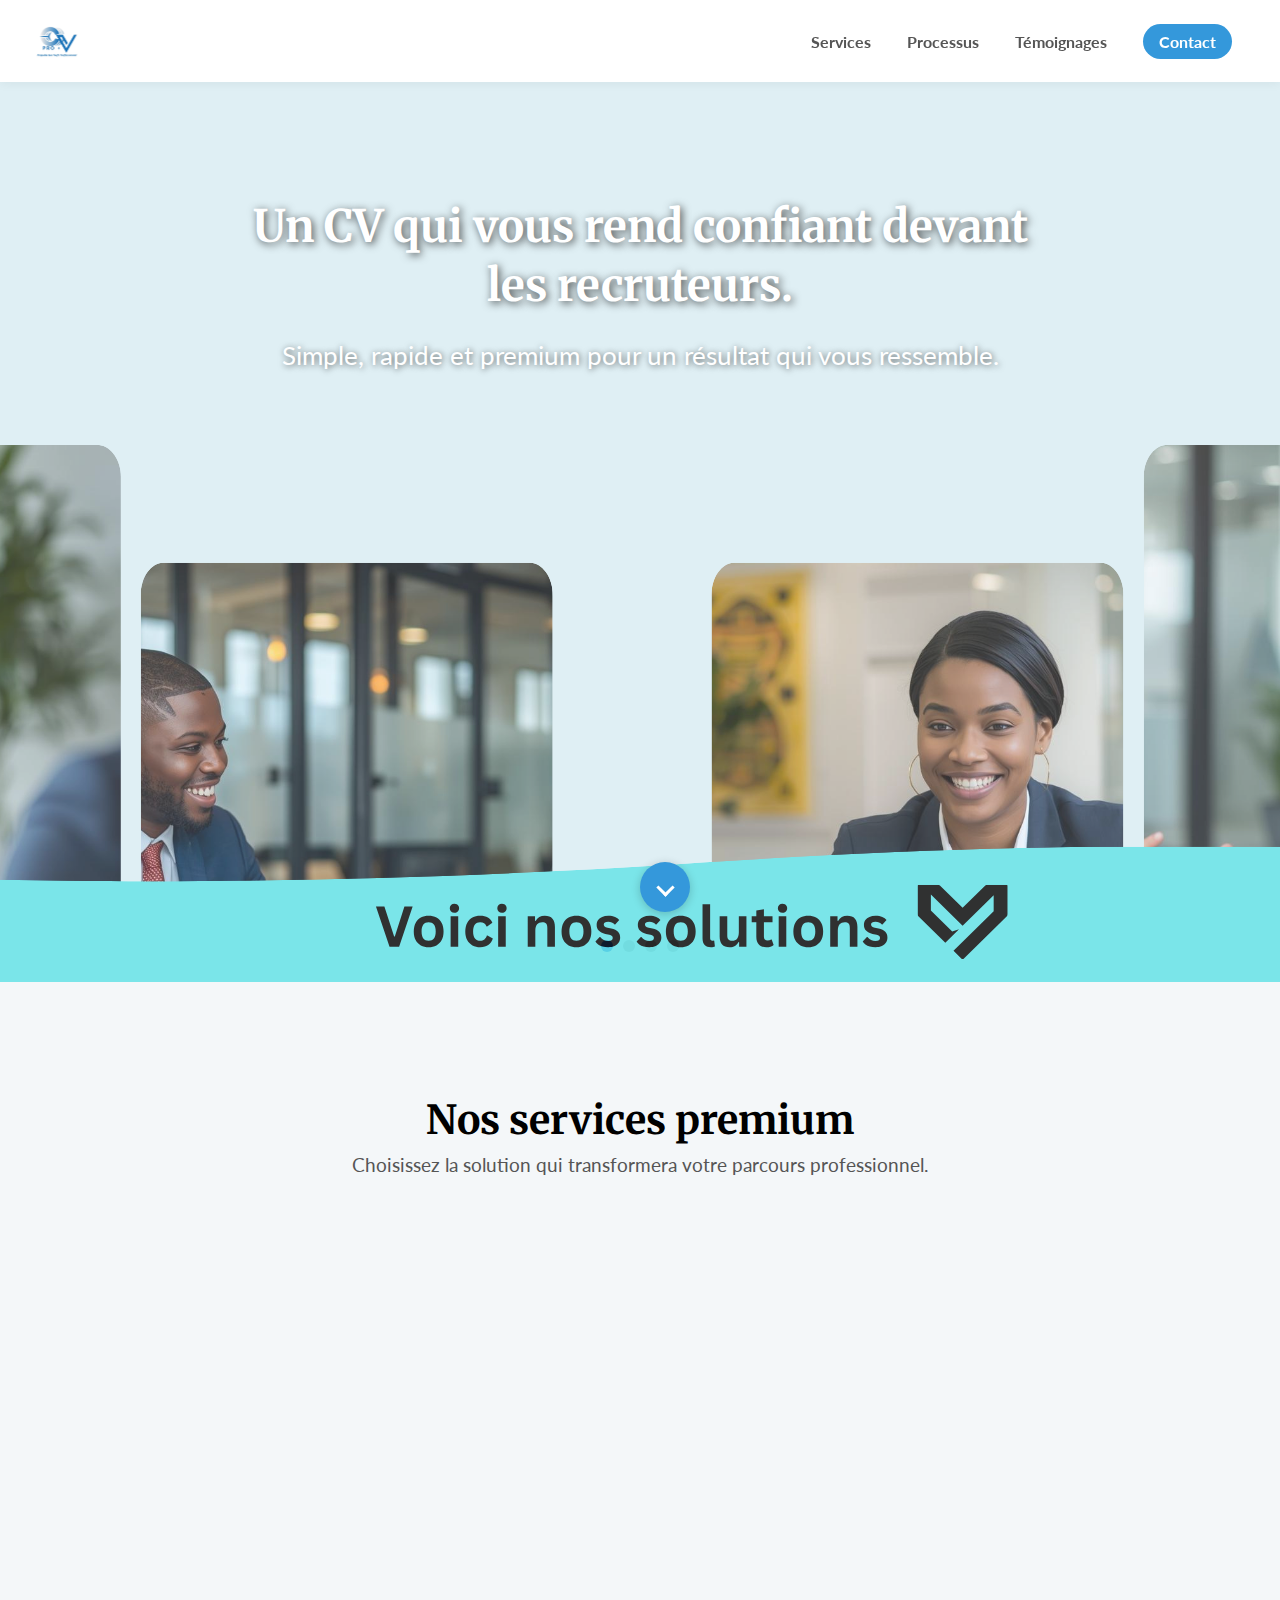
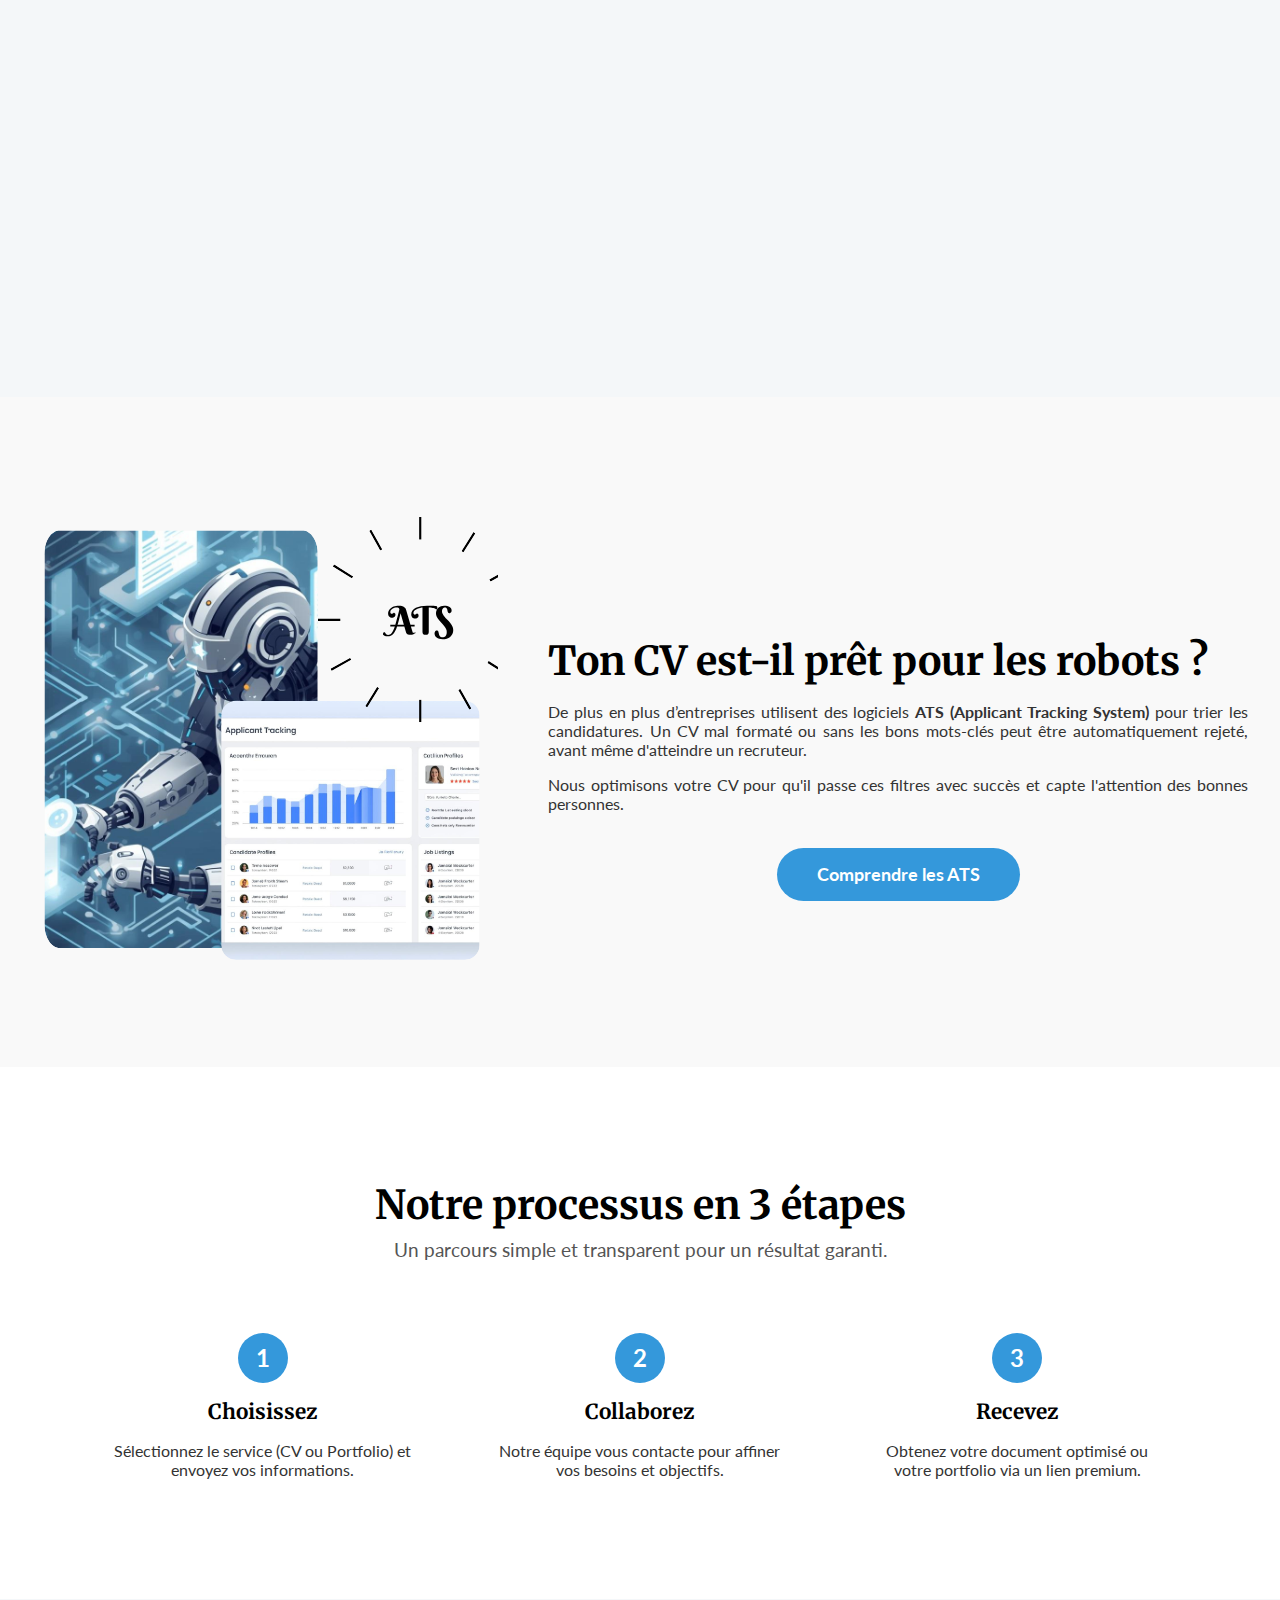
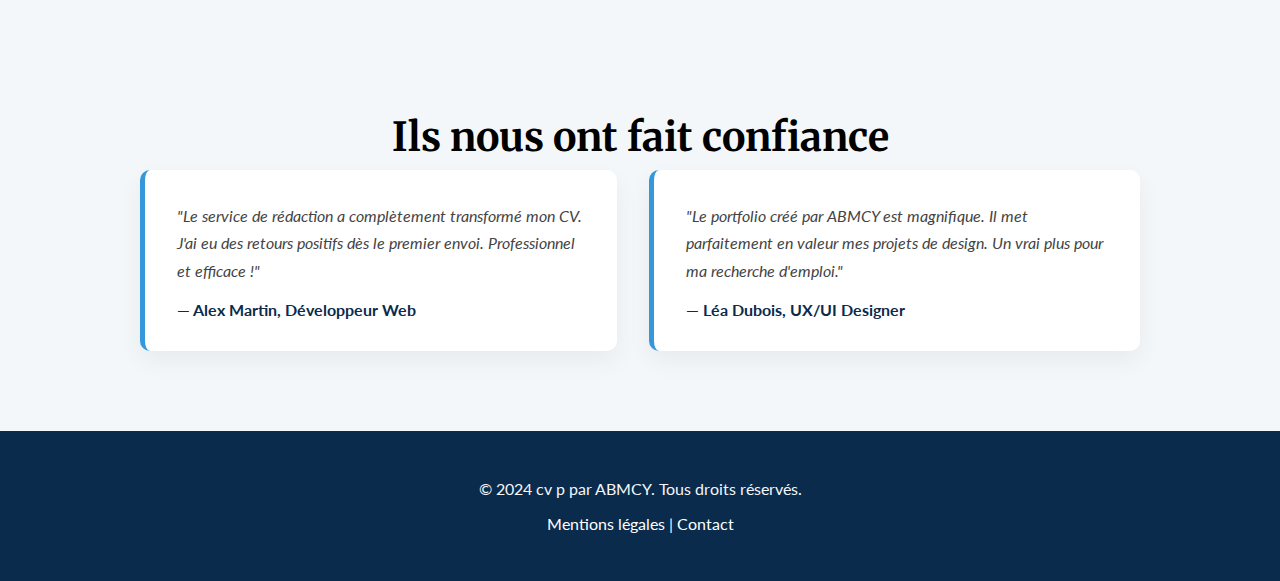
<file: index.html>
<!DOCTYPE html>
<html lang="fr">
<head>
    <meta charset="UTF-8">
    <meta name="viewport" content="width=device-width, initial-scale=1.0">
    <title>Choix des services - cv p par ABMCY</title>
    <link rel="stylesheet" href="style.css">
    <link rel="preconnect" href="https://fonts.googleapis.com">
    <link rel="preconnect" href="https://fonts.gstatic.com" crossorigin>
    <link href="https://fonts.googleapis.com/css2?family=Lato:wght@300;400;700&family=Merriweather:wght@400;700&display=swap" rel="stylesheet">
    <!-- Ajout de Font Awesome pour les icônes professionnelles -->
    <link rel="stylesheet" href="https://cdnjs.cloudflare.com/ajax/libs/font-awesome/6.5.1/css/all.min.css">
    <style>
        .card-icon .fas {
            color: #4A90E2; /* Couleur bleue pour les icônes */
        }
        /* Styles pour la nouvelle section ATS */
        .ats-container {
            display: flex;
            align-items: center;
            gap: 50px;
            flex-wrap: wrap; /* Pour la responsivité sur mobile */
            margin-top: 40px;
        }
        .ats-image {
            flex: 1;
            min-width: 280px;
        }
        .ats-image img {
            max-width: 100%;
            height: auto;
            border-radius: 10px;
        }
        .ats-content {
            flex: 1.5; /* Donne plus d'espace au texte */
            min-width: 300px;
        }
        .ats-content .section-title {
            text-align: left; /* Aligne le titre à gauche */
        }
        .ats-content p {
            text-align: justify; /* Justifie le texte des paragraphes */
        }
    </style>
</head>
<body>

    <header class="site-header">
        <div class="logo">
            <img src="img/logo.svg" alt="Logo cv p">
        </div>
        <nav class="main-nav">
            <a href="#services">Services</a>
            <a href="#process">Processus</a>
            <a href="#testimonials">Témoignages</a>
            <a href="#" class="nav-contact">Contact</a>
        </nav>
    </header>

    <main>
        <section class="hero-carousel-section">
            <div class="carousel-container">
                <!-- Slide 1 -->
                <div class="carousel-slide active" data-color="#4A90E2">
                    <div class="slide-content">
                        <h1>Un CV qui vous rend confiant devant les recruteurs.</h1>
                        <p>Simple, rapide et premium pour un résultat qui vous ressemble.</p>
                    </div>
                    <div class="slide-image"><img src="img/e.svg" alt="Personne confiante avec son CV"></div>
                </div>
                <!-- Slide 2 -->
                <div class="carousel-slide" data-color="#50E3C2">
                    <div class="slide-content">
                        <h1>Un CV qui passe à travers les filtres ATS et les systèmes robotisés.</h1>
                        <p>Optimisé par l'IA et nos experts pour atteindre la bonne personne.</p>
                    </div>
                    <div class="slide-image"><img src="img/r.svg" alt="CV passant un filtre robotisé"></div>
                </div>
                <!-- Slide 3 -->
                <div class="carousel-slide" data-color="#F5A623">
                    <div class="slide-content">
                        <h1>Des CV qui reflètent votre véritable parcours.</h1>
                        <p>Nos rédacteurs créent un document percutant et aligné avec vos ambitions.</p>
                    </div>
                    <div class="slide-image"><img src="img/c.svg" alt="CV professionnel"></div>
                </div>
                <!-- Slide 4 -->
                <div class="carousel-slide" data-color="#BD10E0">
                    <div class="slide-content">
                        <h1>Des portfolios qui redessinent votre avenir.</h1>
                        <p>Mettez en valeur vos projets via un mini-site personnel et élégant.</p>
                    </div>
                    <div class="slide-image"><img src="img/p.svg" alt="Portfolio en ligne"></div>
                </div>
            </div>
            <div class="carousel-nav"></div>
            <!-- AJOUTEZ CE BOUTON ICI -->
            <a href="#services" class="scroll-down-button" aria-label="Faire défiler vers le bas">
                <i class="arrow-down"></i>
            </a>
        </section>

        <section id="services" class="page-section">
            <h2 class="section-title">Nos services premium</h2>
            <p class="section-subtitle">Choisissez la solution qui transformera votre parcours professionnel.</p>
            <div class="services-container">
                <div class="service-card">
                    <div class="card-icon"><i class="fas fa-file-pen"></i></div>
                    <h2>Optimisation CV</h2>
                    <p>Analyse par IA et experts pour maximiser l'impact de votre CV actuel et passer les filtres ATS.</p>
                    <a href="optimisation.html" class="card-button">Optimiser mon CV</a>
                </div>
                <div class="service-card">
                    <div class="card-icon"><i class="fas fa-pen-nib"></i></div>
                    <h2>Rédaction CV</h2>
                    <p>Nos rédacteurs créent un CV sur mesure, percutant et aligné avec vos ambitions.</p>
                    <a href="#" class="card-button">Choisir ce service</a>
                </div>
                <div class="service-card">
                    <div class="card-icon"><i class="fas fa-bullseye"></i></div>
                    <h2>Test CV (ATS)</h2>
                    <p>Testez  votre CV avec notre outil d'analyse ATS et obtenez un score instantané.</p>
                    <a href="test-ats.html" class="card-button">Tester mon CV</a>
                </div>
                <div class="service-card">
                    <div class="card-icon"><i class="fas fa-palette"></i></div>
                    <h2>Création Portfolio</h2>
                    <p>Mettez en valeur vos projets et réalisations via un mini-site personnel élégant.</p>
                    <a href="#" class="card-button">Choisir ce service</a>
                </div>
            </div>
        </section>

        <section id="ats-explanation" class="page-section" style="background-color: #f9f9f9;">
            <div class="ats-container">
                <div class="ats-image">
                    <img src="img/ats.svg" alt="Illustration d'un CV passant un filtre de recrutement automatisé (ATS)">
                </div>
                <div class="ats-content">
                    <h2 class="section-title">Ton CV est-il prêt pour les robots ?</h2>
                    <p>De plus en plus d’entreprises utilisent des logiciels <strong>ATS (Applicant Tracking System)</strong> pour trier les candidatures. Un CV mal formaté ou sans les bons mots-clés peut être automatiquement rejeté, avant même d'atteindre un recruteur.</p>
                    <p>Nous optimisons votre CV pour qu'il passe ces filtres avec succès et capte l'attention des bonnes personnes.</p>
                    <br>
                    <a href="ats.html" class="cta-button">Comprendre les ATS</a>
                </div>
            </div>
        </section>

        <section id="process" class="page-section process-section">
            <h2 class="section-title">Notre processus en 3 étapes</h2>
            <p class="section-subtitle">Un parcours simple et transparent pour un résultat garanti.</p>
            <div class="process-container">
                <div class="process-step"><span>1</span><h3>Choisissez</h3><p>Sélectionnez le service (CV ou Portfolio) et envoyez vos informations.</p></div>
                <div class="process-step"><span>2</span><h3>Collaborez</h3><p>Notre équipe vous contacte pour affiner vos besoins et objectifs.</p></div>
                <div class="process-step"><span>3</span><h3>Recevez</h3><p>Obtenez votre document optimisé ou votre portfolio via un lien premium.</p></div>
            </div>
        </section>

        <section id="testimonials" class="page-section testimonial-section">
            <h2 class="section-title">Ils nous ont fait confiance</h2>
            <div class="testimonial-container">
                <div class="testimonial-card">
                    <p>"Le service de rédaction a complètement transformé mon CV. J'ai eu des retours positifs dès le premier envoi. Professionnel et efficace !"</p>
                    <cite>— Alex Martin, Développeur Web</cite>
                </div>
                <div class="testimonial-card">
                    <p>"Le portfolio créé par ABMCY est magnifique. Il met parfaitement en valeur mes projets de design. Un vrai plus pour ma recherche d'emploi."</p>
                    <cite>— Léa Dubois, UX/UI Designer</cite>
                </div>
            </div>
        </section>
    </main>

    <footer class="site-footer">
        <p>&copy; 2024 cv p par ABMCY. Tous droits réservés.</p>
        <p><a href="#">Mentions légales</a> | <a href="#">Contact</a></p>
    </footer>

    <script src="script.js"></script> <!-- Assurez-vous que cette ligne existe -->

</body>
</html>
</file>
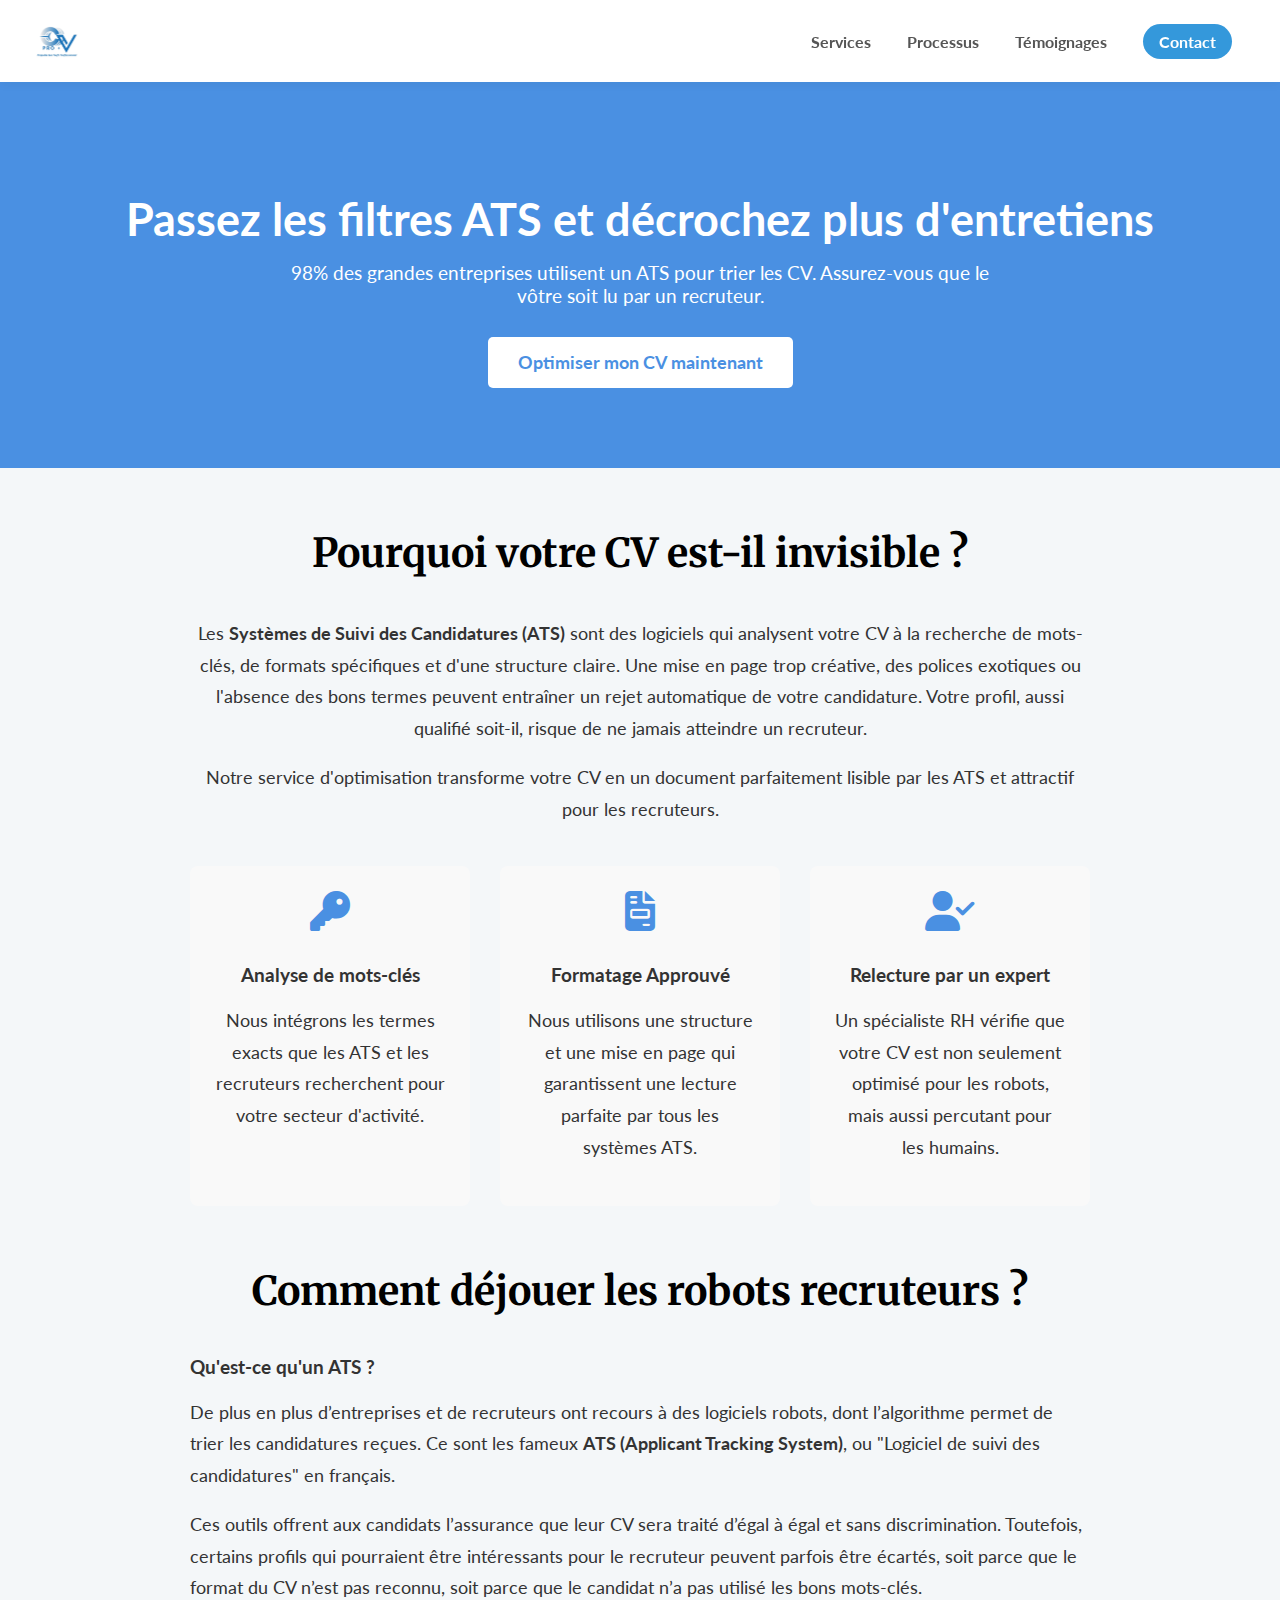
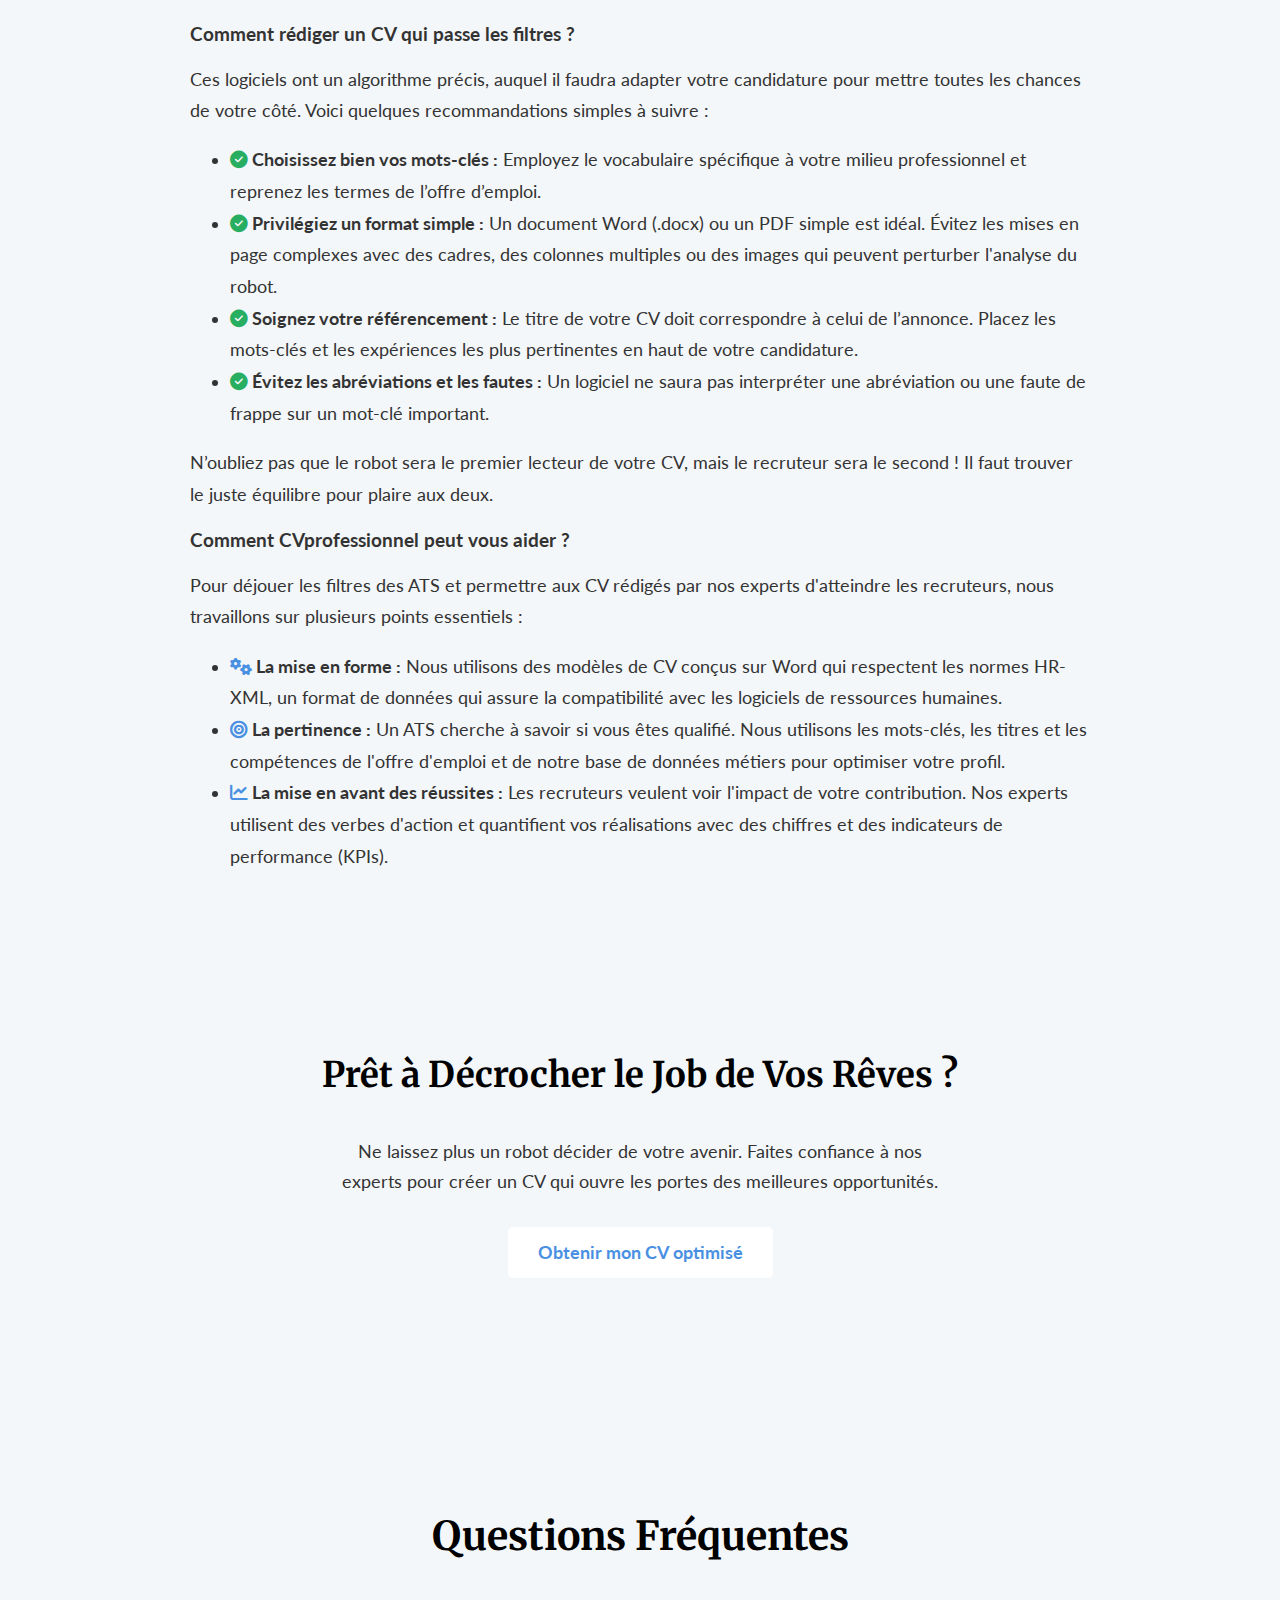
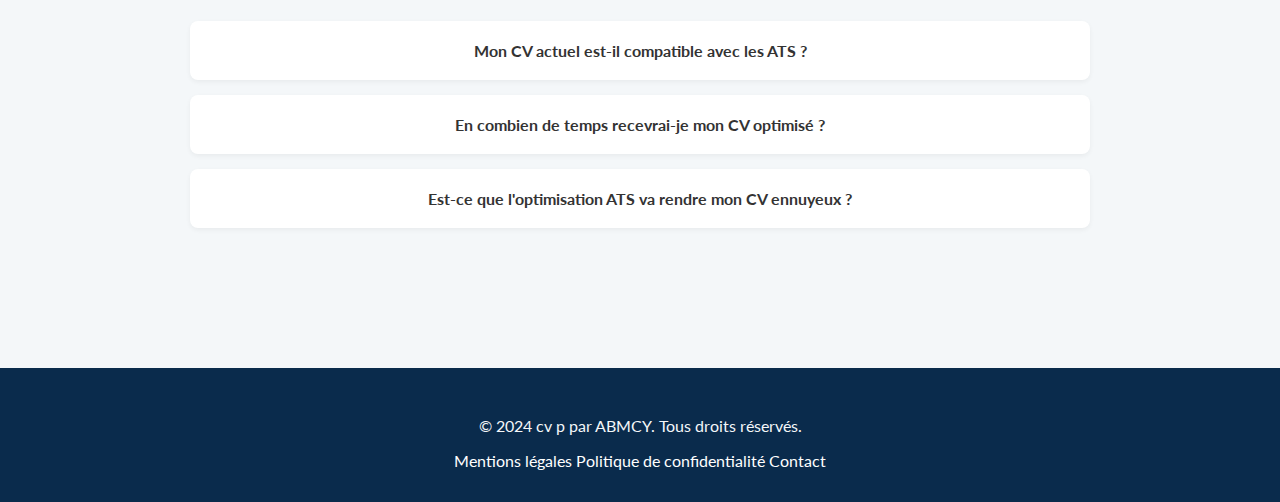
<file: ats.html>
<!DOCTYPE html>
<html lang="fr">
<head>
    <meta charset="UTF-8">
    <meta name="viewport" content="width=device-width, initial-scale=1.0">
    <title>Optimisation CV pour ATS - cv p par ABMCY</title>
    <link rel="stylesheet" href="style.css">
    <link rel="preconnect" href="https://fonts.googleapis.com">
    <link rel="preconnect" href="https://fonts.gstatic.com" crossorigin>
    <link href="https://fonts.googleapis.com/css2?family=Lato:wght@300;400;700&family=Merriweather:wght@400;700&display=swap" rel="stylesheet">
    <link rel="stylesheet" href="https://cdnjs.cloudflare.com/ajax/libs/font-awesome/6.5.1/css/all.min.css">
    <!--
        [PROMPT_SUGGESTION]Ajoute une section FAQ à la page ats.html pour répondre aux questions courantes.[/PROMPT_SUGGESTION]
        [PROMPT_SUGGESTION]Peux-tu rendre le menu de navigation responsive pour les mobiles ?[/PROMPT_SUGGESTION]
    -->
    <style>
        /* Styles spécifiques pour la page ATS */
        .ats-hero {
            background-color: #4A90E2; /* Couleur bleue du thème */
            color: white;
            padding: 80px 20px;
            text-align: center;
        }
        .ats-hero h1 {
            font-size: 2.8em;
            margin-bottom: 15px;
        }
        .ats-hero p {
            font-size: 1.2em;
            max-width: 700px;
            margin: 0 auto 30px auto;
        }
        .cta-button {
            background-color: white;
            color: #4A90E2;
            padding: 15px 30px;
            border-radius: 5px;
            text-decoration: none;
            font-weight: bold;
            transition: background-color 0.3s, color 0.3s;
        }
        .cta-button:hover {
            background-color: #f1f1f1;
        }
        .content-section {
            max-width: 900px;
            margin: 60px auto;
            padding: 0 20px;
        }
        .content-section p, .content-section li {
            font-family: 'Lato', sans-serif; /* Police de caractère pour le corps du texte */
            line-height: 1.8;
            font-size: 1.1em; /* Taille de police pour une meilleure lisibilité */
        }
        .content-section h2 {
            text-align: center;
            margin-bottom: 40px;
        }
        .benefits-grid {
            display: grid;
            grid-template-columns: repeat(auto-fit, minmax(250px, 1fr));
            gap: 30px;
            margin-top: 40px;
        }
        .benefit-item {
            background-color: #f9f9f9;
            padding: 25px;
            border-radius: 8px;
            text-align: center;
        }
        .benefit-item .fas {
            font-size: 2.5em;
            color: #4A90E2;
            margin-bottom: 15px;
        }
        /* Styles pour la FAQ */
        .faq-section {
            background-color: var(--abmcy-light-gray);
        }
        .faq-item {
            background-color: var(--abmcy-white);
            border-radius: 8px;
            margin-bottom: 15px;
            box-shadow: 0 2px 5px rgba(0,0,0,0.05);
        }
        .faq-question {
            padding: 20px;
            font-weight: bold;
            cursor: pointer;
            position: relative;
        }
        .faq-answer {
            padding: 0 20px 20px;
            display: none; /* Caché par défaut */
        }
        /* Styles pour l'appel à l'action final */
        .final-cta {
            background-color: #f4f7f9;
            padding: 60px 20px;
            text-align: center;
        }
        .final-cta .section-title {
            font-size: 2.2em;
        }
        .final-cta p {
            max-width: 600px;
            margin: 20px auto 30px;
            font-size: 1.1em;
            line-height: 1.7;
        }
    </style>
</head>
<body>

    <header class="site-header">
        <div class="logo">
            <a href="index.html"><img src="img/logo.svg" alt="Logo cv p"></a>
        </div>
        <nav class="main-nav">
            <a href="index.html#services">Services</a>
            <a href="index.html#process">Processus</a>
            <a href="index.html#testimonials">Témoignages</a>
            <a href="#" class="nav-contact">Contact</a>
        </nav>
    </header>

    <main>
        <section class="ats-hero">
            <h1>Passez les filtres ATS et décrochez plus d'entretiens</h1>
            <p>98% des grandes entreprises utilisent un ATS pour trier les CV. Assurez-vous que le vôtre soit lu par un recruteur.</p>
            <a href="#start-optimization" class="cta-button">Optimiser mon CV maintenant</a>
        </section>

        <section id="start-optimization" class="content-section page-section">
            <h2 class="section-title">Pourquoi votre CV est-il invisible ?</h2>
            <p>Les <strong>Systèmes de Suivi des Candidatures (ATS)</strong> sont des logiciels qui analysent votre CV à la recherche de mots-clés, de formats spécifiques et d'une structure claire. Une mise en page trop créative, des polices exotiques ou l'absence des bons termes peuvent entraîner un rejet automatique de votre candidature. Votre profil, aussi qualifié soit-il, risque de ne jamais atteindre un recruteur.</p>
            <p>Notre service d'optimisation transforme votre CV en un document parfaitement lisible par les ATS et attractif pour les recruteurs.</p>
            
            <div class="benefits-grid">
                <div class="benefit-item">
                    <i class="fas fa-key"></i>
                    <h3>Analyse de mots-clés</h3>
                    <p>Nous intégrons les termes exacts que les ATS et les recruteurs recherchent pour votre secteur d'activité.</p>
                </div>
                <div class="benefit-item">
                    <i class="fas fa-file-invoice"></i>
                    <h3>Formatage Approuvé</h3>
                    <p>Nous utilisons une structure et une mise en page qui garantissent une lecture parfaite par tous les systèmes ATS.</p>
                </div>
                <div class="benefit-item">
                    <i class="fas fa-user-check"></i>
                    <h3>Relecture par un expert</h3>
                    <p>Un spécialiste RH vérifie que votre CV est non seulement optimisé pour les robots, mais aussi percutant pour les humains.</p>
                </div>
            </div>
        </section>

        <section class="ats-details">
            <div class="content-section">
                <h2 class="section-title">Comment déjouer les robots recruteurs ?</h2>
                
                <h3>Qu'est-ce qu'un ATS ?</h3>
                <p>De plus en plus d’entreprises et de recruteurs ont recours à des logiciels robots, dont l’algorithme permet de trier les candidatures reçues. Ce sont les fameux <strong>ATS (Applicant Tracking System)</strong>, ou "Logiciel de suivi des candidatures" en français.</p>
                <p>Ces outils offrent aux candidats l’assurance que leur CV sera traité d’égal à égal et sans discrimination. Toutefois, certains profils qui pourraient être intéressants pour le recruteur peuvent parfois être écartés, soit parce que le format du CV n’est pas reconnu, soit parce que le candidat n’a pas utilisé les bons mots-clés.</p>

                <h3>Comment rédiger un CV qui passe les filtres ?</h3>
                <p>Ces logiciels ont un algorithme précis, auquel il faudra adapter votre candidature pour mettre toutes les chances de votre côté. Voici quelques recommandations simples à suivre :</p>
                <ul>
                    <li><strong><i class="fas fa-check-circle" style="color: #27ae60;"></i> Choisissez bien vos mots-clés :</strong> Employez le vocabulaire spécifique à votre milieu professionnel et reprenez les termes de l’offre d’emploi.</li>
                    <li><strong><i class="fas fa-check-circle" style="color: #27ae60;"></i> Privilégiez un format simple :</strong> Un document Word (.docx) ou un PDF simple est idéal. Évitez les mises en page complexes avec des cadres, des colonnes multiples ou des images qui peuvent perturber l'analyse du robot.</li>
                    <li><strong><i class="fas fa-check-circle" style="color: #27ae60;"></i> Soignez votre référencement :</strong> Le titre de votre CV doit correspondre à celui de l’annonce. Placez les mots-clés et les expériences les plus pertinentes en haut de votre candidature.</li>
                    <li><strong><i class="fas fa-check-circle" style="color: #27ae60;"></i> Évitez les abréviations et les fautes :</strong> Un logiciel ne saura pas interpréter une abréviation ou une faute de frappe sur un mot-clé important.</li>
                </ul>
                <p>N’oubliez pas que le robot sera le premier lecteur de votre CV, mais le recruteur sera le second ! Il faut trouver le juste équilibre pour plaire aux deux.</p>

                <h3>Comment CVprofessionnel peut vous aider ?</h3>
                <p>Pour déjouer les filtres des ATS et permettre aux CV rédigés par nos experts d'atteindre les recruteurs, nous travaillons sur plusieurs points essentiels :</p>
                <ul>
                    <li><strong><i class="fas fa-cogs" style="color: #4A90E2;"></i> La mise en forme :</strong> Nous utilisons des modèles de CV conçus sur Word qui respectent les normes HR-XML, un format de données qui assure la compatibilité avec les logiciels de ressources humaines.</li>
                    <li><strong><i class="fas fa-bullseye" style="color: #4A90E2;"></i> La pertinence :</strong> Un ATS cherche à savoir si vous êtes qualifié. Nous utilisons les mots-clés, les titres et les compétences de l'offre d'emploi et de notre base de données métiers pour optimiser votre profil.</li>
                    <li><strong><i class="fas fa-chart-line" style="color: #4A90E2;"></i> La mise en avant des réussites :</strong> Les recruteurs veulent voir l'impact de votre contribution. Nos experts utilisent des verbes d'action et quantifient vos réalisations avec des chiffres et des indicateurs de performance (KPIs).</li>
                </ul>
            </div>
        </section>

        <section class="final-cta page-section">
            <div class="content-section">
                <h2 class="section-title">Prêt à Décrocher le Job de Vos Rêves ?</h2>
                <p>Ne laissez plus un robot décider de votre avenir. Faites confiance à nos experts pour créer un CV qui ouvre les portes des meilleures opportunités.</p>
                <!-- Ce bouton peut pointer vers la page de contact ou de commande -->
                <a href="#" class="cta-button nav-contact">Obtenir mon CV optimisé</a>
            </div>
        </section>

        <section id="faq" class="page-section faq-section">
            <h2 class="section-title">Questions Fréquentes</h2>
            <div class="content-section">
                <div class="faq-item">
                    <div class="faq-question">Mon CV actuel est-il compatible avec les ATS ?</div>
                    <div class="faq-answer">
                        <p>Probablement pas à 100%. Beaucoup de CV modernes, surtout ceux créés avec des outils graphiques, utilisent des formats que les ATS ne peuvent pas lire correctement. Notre service d'optimisation garantit que la structure et le contenu sont parfaitement interprétables par ces systèmes.</p>
                    </div>
                </div>
                <div class="faq-item">
                    <div class="faq-question">En combien de temps recevrai-je mon CV optimisé ?</div>
                    <div class="faq-answer">
                        <p>Notre processus standard prend entre 3 et 5 jours ouvrables. Nous proposons également une option express pour une livraison en 48 heures si vous êtes pressé par une date limite de candidature.</p>
                    </div>
                </div>
                <div class="faq-item">
                    <div class="faq-question">Est-ce que l'optimisation ATS va rendre mon CV ennuyeux ?</div>
                    <div class="faq-answer">
                        <p>Absolument pas ! Notre défi est de trouver le parfait équilibre. Nous créons un CV qui est d'abord validé par les robots, puis qui séduit les recruteurs par sa clarté, son professionnalisme et la mise en valeur de vos atouts. Vous recevrez deux versions : une optimisée pour les ATS et une version design pour les contacts directs.</p>
                    </div>
                </div>
            </div>
        </section>

    </main>

    <footer class="site-footer">
        <p>&copy; 2024 cv p par ABMCY. Tous droits réservés.</p>
        <div class="footer-links">
            <a href="#">Mentions légales</a>
            <a href="#">Politique de confidentialité</a>
            <a href="#" class="nav-contact">Contact</a>
        </div>
    </footer>

    <script>
        document.addEventListener('DOMContentLoaded', function () {
            const faqQuestions = document.querySelectorAll('.faq-question');

            faqQuestions.forEach(question => {
                question.addEventListener('click', () => {
                    const answer = question.nextElementSibling;
                    const isActive = question.classList.contains('active');

                    // Fermer toutes les autres réponses
                    faqQuestions.forEach(q => {
                        q.classList.remove('active');
                        q.nextElementSibling.style.display = 'none';
                    });

                    // Ouvrir ou fermer la réponse cliquée
                    if (!isActive) {
                        question.classList.add('active');
                        answer.style.display = 'block';
                    }
                });
            });
        });
    </script>

</body>
</html>
</file>
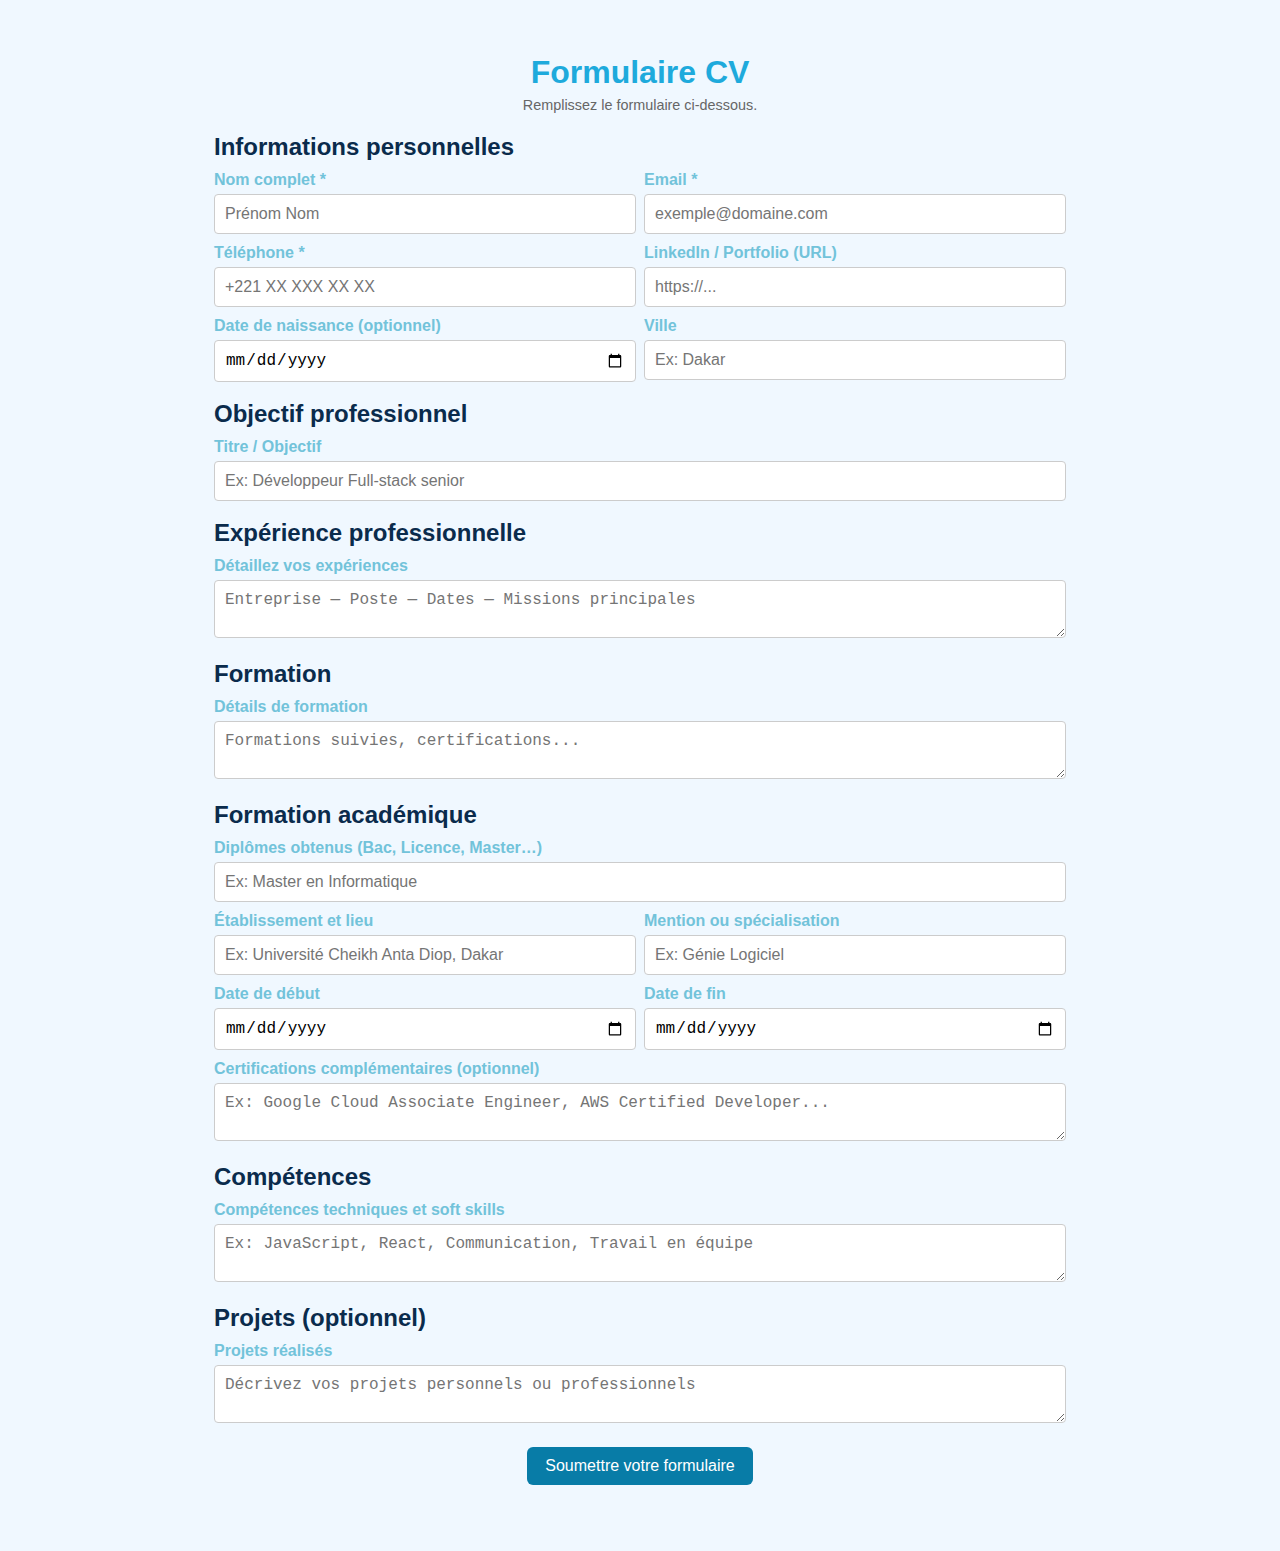
<file: formulaire.html>
<!DOCTYPE html>
<html lang="fr">
<head>
<meta charset="UTF-8">
<meta name="viewport" content="width=device-width, initial-scale=1.0">
<title>Formulaire CV</title>
<style>
    * {
        padding: 0;
        margin: 0;
        box-sizing: border-box;
    }
    body {
        font-family: Arial, sans-serif;
        background-color: #f0f8ff;
        color: #72c3da;
    }
    .container {
        max-width: 900px;
        margin: 30px auto;
        padding: 24px;
        border-radius: 8px;
    }
    h1 { 
        text-align: center; 
        color: #1eaadc; 
        margin-bottom: 6px 
    }
    h2 { 
        margin-top: 18px; 
        color: #0a2b4c;
    }
    label { 
        display: block; 
        margin: 10px 0 5px;
        font-weight: bold; 
    }
    input, textarea, select {
        width: 100%; 
        padding: 10px; 
        border-radius: 4px; 
        border: 0.3px solid #ccc; 
        box-sizing: border-box;
        font-size: 1rem;
        transition: border-color 0.2s ease, box-shadow 0.2s ease;
    }
    input:focus, textarea:focus, select:focus {
        outline: none;
        border-color: #087ca7;
        box-shadow: 0 0 0 3px rgba(8, 124, 167, 0.1);
    }
    textarea { 
        min-height: 50px;
        max-height: 150px; 
        resize: vertical;
    }
    .two-col { 
        display: grid; 
        grid-template-columns: 1fr 1fr; 
        gap: 8px; 
    }
    .flex-container {
        display: flex;
        justify-content: center; 
        align-items: center;    
        margin-top: 20px; 
    }
    button { 
        background-color: #087ca7; 
        color: #fff; 
        padding: 10px 18px; 
        border: none; 
        border-radius: 6px; 
        cursor: pointer; 
        font-size: 1rem;
    }
    button:hover { 
        background-color: #065f7f; 
        padding: 12px 20px; 
        transform: scale(1.05);
        transition: all 0.3s ease;
    }
    button:disabled {
        background-color: #ccc;
        cursor: not-allowed;
        transform: none;
    }
    .status { 
        display: none; 
        margin-top: 12px; 
        padding: 12px; 
        border-radius: 6px;
        text-align: center;
        font-weight: bold;
    }
    .status.success { 
        background: #d4edda; 
        color: #155724;
    }
    .status.error { 
        background: #f8d7da; 
        color: #721c24;
    }
    .hint { 
        font-size: 0.9rem; 
        color: #666;
        text-align: center;
        margin-bottom: 20px;
    }
    @media (max-width:700px) { 
        .two-col { 
            grid-template-columns: 1fr;
        } 
    }
</style>
</head>
<body>
<div class="container">
    <h1>Formulaire CV</h1>
    <p class="hint">Remplissez le formulaire ci-dessous.</p>

    <form id="cvForm" novalidate>
        <!-- Informations personnelles -->
        <h2>Informations personnelles</h2>
        <div class="two-col">
            <div>
                <label for="nom">Nom complet <span aria-hidden="true">*</span></label>
                <input type="text" id="nom" name="nom" required minlength="2" placeholder="Prénom Nom">
            </div>
            <div>
                <label for="email">Email <span aria-hidden="true">*</span></label>
                <input type="email" id="email" name="email" required placeholder="exemple@domaine.com">
            </div>
        </div>

        <div class="two-col">
            <div>
                <label for="telephone">Téléphone <span aria-hidden="true">*</span></label>
                <input type="tel" id="telephone" name="telephone" required placeholder="+221 XX XXX XX XX">
            </div>
            <div>
                <label for="linkedin">LinkedIn / Portfolio (URL)</label>
                <input type="url" id="linkedin" name="linkedin" placeholder="https://...">
            </div>
        </div>
        
        <div class="two-col">
            <div>
                <label for="birthdate">Date de naissance (optionnel)</label>
                <input type="date" id="birthdate" name="birthdate">
            </div>
            <div>
                <label for="city">Ville</label>
                <input type="text" id="city" name="city" placeholder="Ex: Dakar">
            </div>
        </div>

        <!-- Objectif professionnel -->
        <h2>Objectif professionnel</h2>
        <label for="objectif">Titre / Objectif</label>
        <input type="text" id="objectif" name="objectif" placeholder="Ex: Développeur Full-stack senior">

        <!-- Expérience professionnelle -->
        <h2>Expérience professionnelle</h2>
        <label for="experience">Détaillez vos expériences</label>
        <textarea id="experience" name="experience" placeholder="Entreprise — Poste — Dates — Missions principales"></textarea>

        <!-- Formation -->
        <h2>Formation</h2>
        <label for="formation">Détails de formation</label>
        <textarea id="formation" name="formation" placeholder="Formations suivies, certifications..."></textarea>

        <!-- Formation académique complète -->
        <h2>Formation académique</h2>
        
        <label for="diplome">Diplômes obtenus (Bac, Licence, Master…)</label>
        <input type="text" id="diplome" name="diplome" placeholder="Ex: Master en Informatique">

        <div class="two-col">
            <div>
                <label for="etablissement">Établissement et lieu</label>
                <input type="text" id="etablissement" name="etablissement" placeholder="Ex: Université Cheikh Anta Diop, Dakar">
            </div>
            <div>
                <label for="mention">Mention ou spécialisation</label>
                <input type="text" id="mention" name="mention" placeholder="Ex: Génie Logiciel">
            </div>
        </div>

        <div class="two-col">
            <div>
                <label for="date-debut">Date de début</label>
                <input type="date" id="date-debut" name="date-debut">
            </div>
            <div>
                <label for="date-fin">Date de fin</label>
                <input type="date" id="date-fin" name="date-fin">
            </div>
        </div>

        <label for="certifications">Certifications complémentaires (optionnel)</label>
        <textarea id="certifications" name="certifications" placeholder="Ex: Google Cloud Associate Engineer, AWS Certified Developer..."></textarea>

        <!-- Compétences -->
        <h2>Compétences</h2>
        <label for="competences">Compétences techniques et soft skills</label>
        <textarea id="competences" name="competences" placeholder="Ex: JavaScript, React, Communication, Travail en équipe"></textarea>

        <!-- Projets -->
        <h2>Projets (optionnel)</h2>
        <label for="projets">Projets réalisés</label>
        <textarea id="projets" name="projets" placeholder="Décrivez vos projets personnels ou professionnels"></textarea>

        <div class="flex-container">
            <button type="submit">Soumettre votre formulaire</button>
        </div>
        <div id="form-status" class="status" role="status" aria-live="polite"></div>
    </form>
</div>

<script>
// Configuration - Remplacez par l'URL de votre Google Apps Script
const APPS_SCRIPT_URL = 'https://script.google.com/macros/s/AKfycbxyMYBupdzLtrYGKfmp6hq-B6Kx8-vEdkMdvENYNe47uNO8Uwz_5da8aG7sI7l7lFyH7g/exec';

// Récupération des éléments du DOM
const form = document.getElementById('cvForm');
const statusDiv = document.getElementById('form-status');

// Fonction pour afficher les messages de statut
function showStatus(message, type) {
    statusDiv.textContent = message;
    statusDiv.className = `status ${type}`;
    statusDiv.style.display = 'block';
    
    setTimeout(() => {
        statusDiv.style.display = 'none';
    }, 5000);
}

// Fonction pour valider le formulaire
function validateForm(formData) {
    const errors = [];
    
    if (!formData.nom || formData.nom.length < 2) {
        errors.push('Le nom doit contenir au moins 2 caractères');
    }
    
    const emailRegex = /^[^\s@]+@[^\s@]+\.[^\s@]+$/;
    if (!formData.email || !emailRegex.test(formData.email)) {
        errors.push('Email invalide');
    }
    
    const phoneRegex = /^[\+]?[(]?[0-9]{1,4}[)]?[-\s\.]?[(]?[0-9]{1,4}[)]?[-\s\.]?[0-9]{1,9}$/;
    if (!formData.telephone || !phoneRegex.test(formData.telephone) || formData.telephone.replace(/\D/g, '').length < 6) {
        errors.push('Numéro de téléphone invalide');
    }
    
    return errors;
}

// Fonction pour collecter les données du formulaire
function getFormData() {
    const formData = new FormData(form);
    const data = {};
    
    for (let [key, value] of formData.entries()) {
        data[key] = value.trim();
    }
    
    return data;
}

// Gestionnaire de soumission du formulaire
form.addEventListener('submit', async (e) => {
    e.preventDefault();
    
    console.log('=== DÉBUT SOUMISSION ===');
    
    const formData = getFormData();
    console.log('Données:', formData);
    
    const errors = validateForm(formData);
    if (errors.length > 0) {
        console.log('Erreurs de validation:', errors);
        showStatus(errors.join('. '), 'error');
        return;
    }
    
    const submitButton = form.querySelector('button');
    const originalText = submitButton.textContent;
    submitButton.disabled = true;
    submitButton.textContent = 'Envoi en cours...';
    
    // Créer un FormData pour Google Apps Script
    const googleFormData = new URLSearchParams();
    for (let key in formData) {
        googleFormData.append(key, formData[key]);
    }
    
    console.log('URL:', APPS_SCRIPT_URL);
    console.log('FormData préparé:', googleFormData.toString());
    
    try {
        const response = await fetch(APPS_SCRIPT_URL, {
            method: 'POST',
            body: googleFormData
        });
        
        console.log('Response status:', response.status);
        console.log('Response type:', response.type);
        
        // Attendre un peu pour que Google traite
        await new Promise(resolve => setTimeout(resolve, 1000));
        
        showStatus('Formulaire soumis avec succès ! 🎉', 'success');
        form.reset();
        
    } catch (error) {
        console.error('=== ERREUR DÉTAILLÉE ===');
        console.error('Type:', error.name);
        console.error('Message:', error.message);
        console.error('Stack:', error.stack);
        showStatus('Erreur: ' + error.message, 'error');
    } finally {
        submitButton.disabled = false;
        submitButton.textContent = originalText;
    }
});

// Validation en temps réel pour l'email
document.getElementById('email').addEventListener('blur', function() {
    const emailRegex = /^[^\s@]+@[^\s@]+\.[^\s@]+$/;
    if (this.value && !emailRegex.test(this.value)) {
        this.style.borderColor = '#dc3545';
    } else {
        this.style.borderColor = '#ccc';
    }
});

// Validation en temps réel pour le téléphone
document.getElementById('telephone').addEventListener('blur', function() {
    const phoneRegex = /^[\+]?[(]?[0-9]{1,4}[)]?[-\s\.]?[(]?[0-9]{1,4}[)]?[-\s\.]?[0-9]{1,9}$/;
    const digitsOnly = this.value.replace(/\D/g, '');
    if (this.value && (!phoneRegex.test(this.value) || digitsOnly.length < 6)) {
        this.style.borderColor = '#dc3545';
    } else {
        this.style.borderColor = '#ccc';
    }
});

// Limitation de la date de naissance (pas de date future)
const birthdateInput = document.getElementById('birthdate');
if (birthdateInput) {
    const today = new Date().toISOString().split('T')[0];
    birthdateInput.setAttribute('max', today);
}
</script>
</body>
</html>
</file>
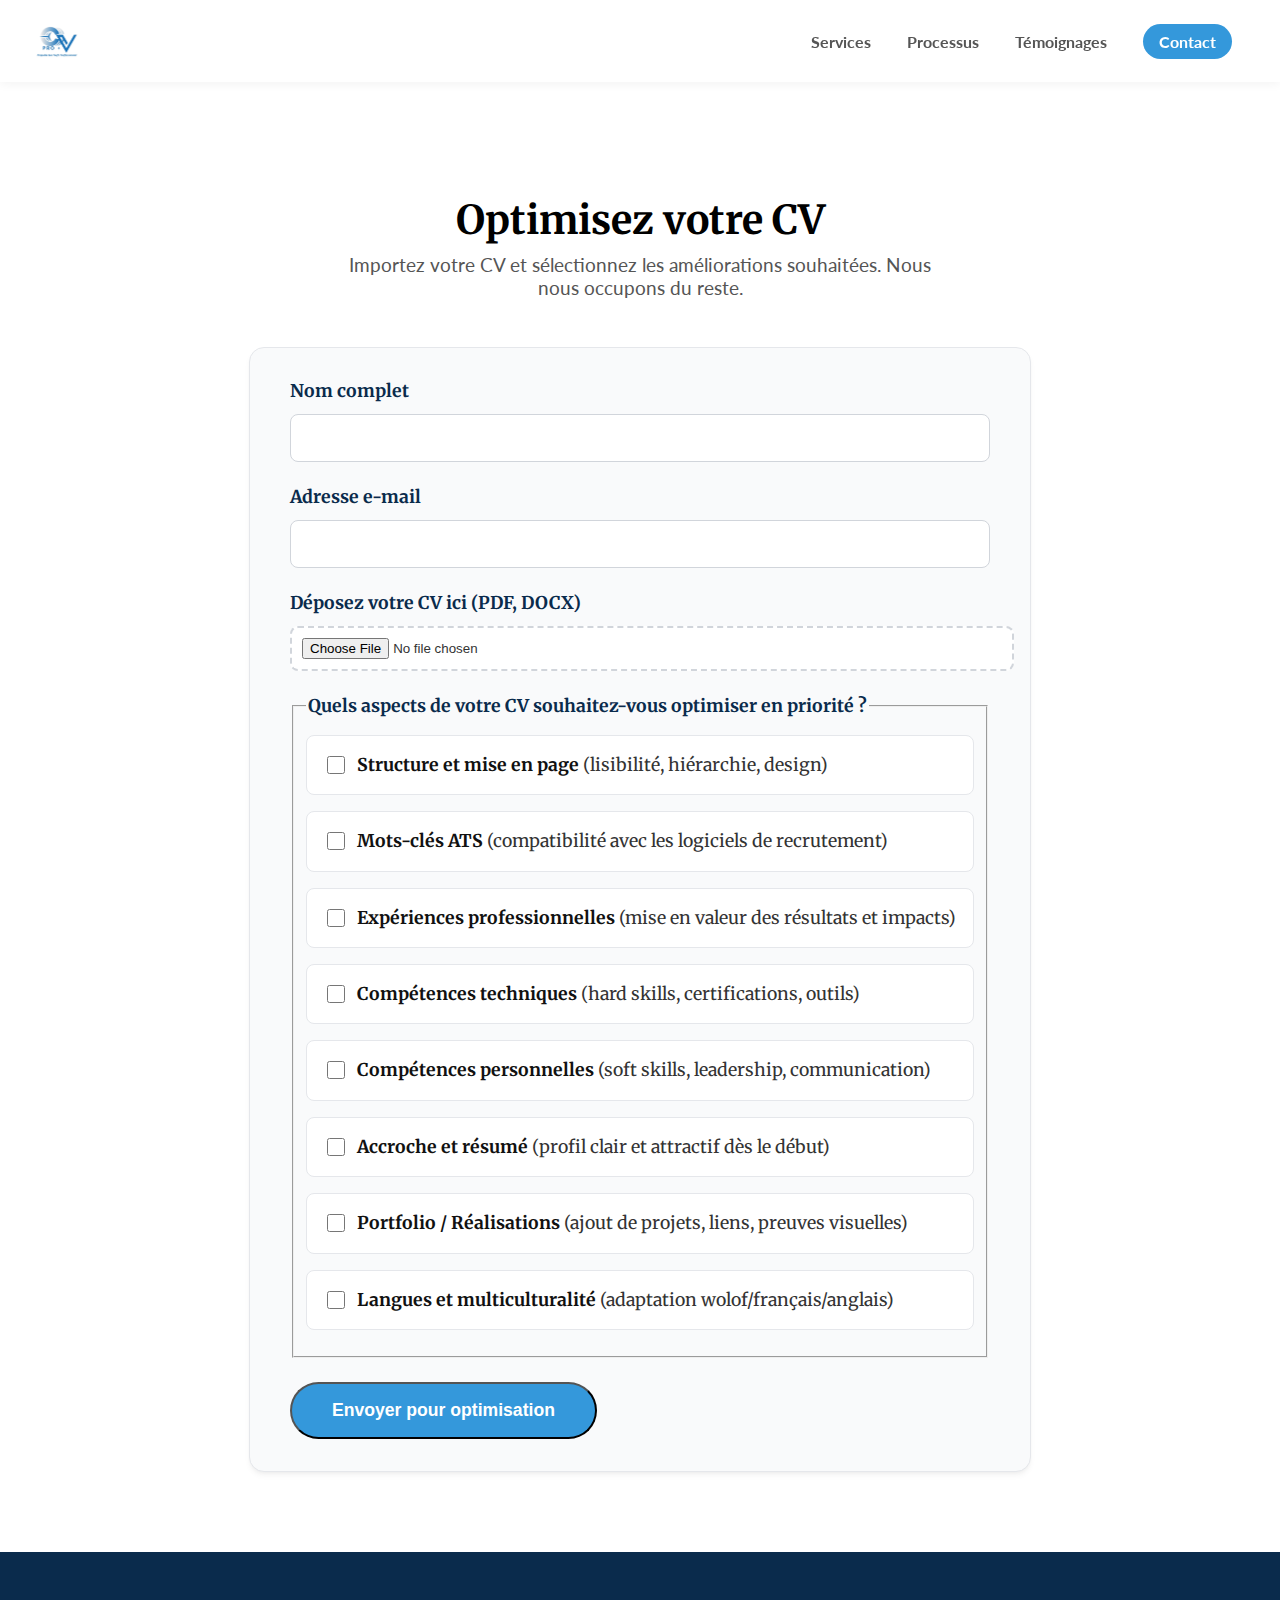
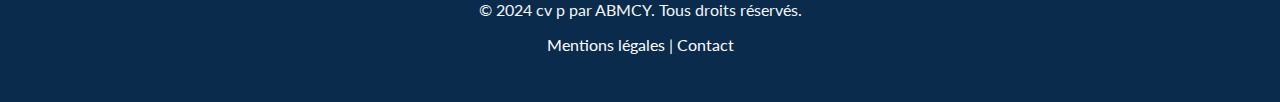
<file: optimisation.html>
<!DOCTYPE html>
<html lang="fr" class="form-page">
<head>
    <meta charset="UTF-8">
    <meta name="viewport" content="width=device-width, initial-scale=1.0">
    <title>Optimisation de CV - cv p par ABMCY</title>
    <link rel="stylesheet" href="style.css">
    <link rel="preconnect" href="https://fonts.googleapis.com">
    <link rel="preconnect" href="https://fonts.gstatic.com" crossorigin>
    <link href="https://fonts.googleapis.com/css2?family=Lato:wght@300;400;700&family=Merriweather:wght@400;700&display=swap" rel="stylesheet">
</head>
<body>

    <header class="site-header">
        <div class="logo">
            <a href="index.html"><img src="img/logo.svg" alt="Logo cv p"></a>
        </div>
        <nav class="main-nav">
            <a href="index.html#services">Services</a>
            <a href="index.html#process">Processus</a>
            <a href="index.html#testimonials">Témoignages</a>
            <a href="#" class="nav-contact">Contact</a>
        </nav>
    </header>

    <main>
        <section id="optimisation-form-section" class="page-section form-section">
            <h2 class="section-title">Optimisez votre CV</h2>
            <p class="section-subtitle">Importez votre CV et sélectionnez les améliorations souhaitées. Nous nous occupons du reste.</p>

            <form id="cv-form" class="optimisation-form">
                <div class="form-group">
                    <label for="name">Nom complet</label>
                    <input type="text" id="name" name="name" required>
                </div>
                <div class="form-group">
                    <label for="email">Adresse e-mail</label>
                    <input type="email" id="email" name="email" required>
                </div>

                <div class="form-group">
                    <label for="cv-file">Déposez votre CV ici (PDF, DOCX)</label>
                    <input type="file" id="cv-file" name="cvFile" accept=".pdf,.doc,.docx" required>
                </div>

                <fieldset class="form-group">
                    <legend>Quels aspects de votre CV souhaitez-vous optimiser en priorité ?</legend>
                    <div class="checkbox-group">
                        <input type="checkbox" id="opt-structure" name="options" value="Structure et mise en page">
                        <label for="opt-structure"><strong>Structure et mise en page</strong> (lisibilité, hiérarchie, design)</label>
                    </div>
                    <div class="checkbox-group">
                        <input type="checkbox" id="opt-ats" name="options" value="Mots-clés ATS">
                        <label for="opt-ats"><strong>Mots-clés ATS</strong> (compatibilité avec les logiciels de recrutement)</label>
                    </div>
                    <div class="checkbox-group">
                        <input type="checkbox" id="opt-xp" name="options" value="Expériences professionnelles">
                        <label for="opt-xp"><strong>Expériences professionnelles</strong> (mise en valeur des résultats et impacts)</label>
                    </div>
                    <div class="checkbox-group">
                        <input type="checkbox" id="opt-hard-skills" name="options" value="Compétences techniques">
                        <label for="opt-hard-skills"><strong>Compétences techniques</strong> (hard skills, certifications, outils)</label>
                    </div>
                    <div class="checkbox-group">
                        <input type="checkbox" id="opt-soft-skills" name="options" value="Compétences personnelles">
                        <label for="opt-soft-skills"><strong>Compétences personnelles</strong> (soft skills, leadership, communication)</label>
                    </div>
                    <div class="checkbox-group">
                        <input type="checkbox" id="opt-summary" name="options" value="Accroche et résumé">
                        <label for="opt-summary"><strong>Accroche et résumé</strong> (profil clair et attractif dès le début)</label>
                    </div>
                    <div class="checkbox-group">
                        <input type="checkbox" id="opt-portfolio" name="options" value="Portfolio / Réalisations">
                        <label for="opt-portfolio"><strong>Portfolio / Réalisations</strong> (ajout de projets, liens, preuves visuelles)</label>
                    </div>
                    <div class="checkbox-group">
                        <input type="checkbox" id="opt-langues" name="options" value="Langues et multiculturalité">
                        <label for="opt-langues"><strong>Langues et multiculturalité</strong> (adaptation wolof/français/anglais)</label>
                    </div>
                </fieldset>

                <button type="submit" class="cta-button" id="submit-btn">Envoyer pour optimisation</button>
                
                <div id="form-status" class="form-status-message" style="display: none;"></div>
            </form>
        </section>
    </main>

    <footer class="site-footer">
        <p>&copy; 2024 cv p par ABMCY. Tous droits réservés.</p>
        <p><a href="#">Mentions légales</a> | <a href="#">Contact</a></p>
    </footer>

    <script src="script.js" defer></script>

</body>
</html>
</file>
<file: style.css>
/* --- Variables et Style de base --- */
:root {
    --abmcy-blue: #0A2B4C; /* Bleu profond institutionnel */
    --abmcy-white: #FFFFFF;
    --abmcy-light-gray: #f4f7f9;
    --abmcy-accent: #3498db; /* Une touche de bleu plus vif pour les interactions */
    
    --font-sans-serif: 'Lato', sans-serif; /* Typo moderne pour le corps du texte */
    --font-serif: 'Merriweather', serif; /* Typo élégante pour les titres */
}

body {
    font-family: var(--font-sans-serif);
    background-color: var(--abmcy-light-gray);
    color: #333;
    margin: 0;
    scroll-behavior: smooth;
}

/* --- Header & Navigation --- */
.site-header {
    background-color: var(--abmcy-white);
    padding: 1rem 2rem;
    display: flex;
    justify-content: space-between;
    align-items: center;
    box-shadow: 0 2px 10px rgba(0,0,0,0.05);
    position: sticky;
    top: 0;
    z-index: 1000;
    width: 100%;
    box-sizing: border-box;
}

.logo {
    font-family: var(--font-serif);
    font-size: 1.8rem;
    color: var(--abmcy-blue);
}
.logo strong {
    color: var(--abmcy-accent);
}
.logo img {
    height: 50px; /* Hauteur du logo */
    width: auto; /* La largeur s'ajuste automatiquement */
    vertical-align: middle; /* Assure un bon alignement vertical */
}


.main-nav a {
    margin: 0 1rem;
    text-decoration: none;
    color: #555;
    font-weight: 700;
    transition: color 0.3s ease;
}

.main-nav a:hover {
    color: var(--abmcy-accent);
}

.main-nav a.nav-contact {
    background-color: var(--abmcy-accent);
    color: var(--abmcy-white);
    padding: 0.5rem 1rem;
    border-radius: 50px;
    transition: background-color 0.3s ease;
}

.main-nav a.nav-contact:hover {
    background-color: var(--abmcy-blue);
    color: var(--abmcy-white);
}

/* --- Hero Section --- */
.hero-section {
    text-align: center;
    padding: 6rem 2rem;
    background-color: var(--abmcy-white);
}

.hero-section h1 {
    font-family: var(--font-serif);
    color: #000;
    font-size: 3.2rem;
    margin-bottom: 0.5rem;
    max-width: 800px;
    margin-left: auto;
    margin-right: auto;
}

.hero-section p {
    font-size: 1.2rem;
    color: #555;
    max-width: 650px;
    margin: 1rem auto 2rem auto;
    line-height: 1.7;
}

.cta-button {
    background-color: var(--abmcy-accent);
    color: var(--abmcy-white);
    text-decoration: none;
    padding: 1rem 2.5rem;
    border-radius: 50px;
    font-weight: 700;
    font-size: 1.1rem;
    transition: background-color 0.3s ease, transform 0.2s ease;
    display: inline-block;
}

.cta-button:hover {
    background-color: var(--abmcy-blue);
    transform: scale(1.05) translateY(-2px);
}

/* --- Structure générale des sections --- */
.page-section {
    padding: 5rem 2rem;
    text-align: center;
}

.section-title {
    font-family: var(--font-serif);
    color: #000;
    font-size: 2.5rem;
    margin-bottom: 0.5rem;
}

.section-subtitle {
    font-size: 1.2rem;
    color: #555;
    max-width: 600px;
    margin: 0 auto 3rem auto;
}

/* --- Conteneur des cartes de service --- */
.services-container {
    display: grid;
    grid-template-columns: repeat(auto-fit, minmax(280px, 1fr));
    gap: 2rem;
    align-items: center;
    width: 100%;
    max-width: 1200px;
}

/* --- Style des cartes de service --- */
.service-card {
    background-color: var(--abmcy-white);
    border-radius: 15px;
    padding: 2rem;
    text-align: center;
    box-shadow: 0 10px 25px rgba(0, 0, 0, 0.05);
    border: 1px solid #e0e0e0;
    display: flex;
    flex-direction: column;
    transition: transform 0.6s cubic-bezier(0.25, 0.46, 0.45, 0.94), box-shadow 0.3s ease, opacity 0.6s cubic-bezier(0.25, 0.46, 0.45, 0.94);
    opacity: 0; /* Initialement invisible */
}

/* Animation pour les cartes impaires (1, 3, ...) */
.service-card:nth-child(odd) {
    transform: translateY(50px); /* Vient d'en bas */
}

/* Animation pour les cartes paires (2, 4, ...) */
.service-card:nth-child(even) {
    transform: translateY(-50px); /* Vient d'en haut */
}

/* État visible quand la classe est ajoutée par JS */
.service-card.is-visible {
    opacity: 1;
    transform: translateY(0);
}

.service-card:hover {
    transform: translateY(-10px);
    box-shadow: 0 20px 40px rgba(10, 43, 76, 0.15); /* L'effet de survol est conservé */
}

.card-icon {
    font-size: 3rem;
    margin-bottom: 1rem;
}

.service-card h2 {
    font-family: var(--font-serif);
    color: #000;
    font-size: 1.5rem;
    margin: 0 0 0.75rem 0;
}

.service-card p {
    font-size: 1rem;
    line-height: 1.6;
    color: #666;
    flex-grow: 1; /* Pousse le bouton vers le bas */
    margin-bottom: 1.5rem;
}

/* --- Bouton d'action dans la carte --- */
.card-button {
    background-color: var(--abmcy-accent);
    color: var(--abmcy-white);
    text-decoration: none;
    padding: 0.8rem 1.5rem;
    border-radius: 50px;
    font-weight: 700;
    transition: background-color 0.3s ease, transform 0.2s ease;
    display: inline-block;
}

.card-button:hover {
    background-color: var(--abmcy-blue);
    transform: scale(1.05);
}

/* --- Section Processus --- */
.process-section {
    background-color: var(--abmcy-white);
}

.process-container {
    display: flex;
    justify-content: space-around;
    gap: 2rem;
    max-width: 1100px;
    margin: 0 auto;
}

.process-step {
    flex: 1;
    padding: 1.5rem;
}

.process-step span {
    display: inline-block;
    width: 50px;
    height: 50px;
    line-height: 50px;
    border-radius: 50%;
    background-color: var(--abmcy-accent);
    color: var(--abmcy-white);
    font-size: 1.5rem;
    font-weight: 700;
    margin-bottom: 1rem;
}

.process-step h3 {
    font-family: var(--font-serif);
    color: #000;
    font-size: 1.3rem;
    margin: 0 0 0.5rem 0;
}

/* --- Section Témoignages --- */
.testimonial-container {
    display: flex;
    gap: 2rem;
    max-width: 1000px;
    margin: 0 auto;
}

.testimonial-card {
    background-color: var(--abmcy-white);
    padding: 2rem;
    border-radius: 10px;
    border-left: 5px solid var(--abmcy-accent);
    box-shadow: 0 10px 25px rgba(0,0,0,0.05);
    text-align: left;
}

.testimonial-card p {
    font-style: italic;
    line-height: 1.7;
    margin: 0 0 1rem 0;
    color: #444;
}

.testimonial-card cite {
    font-weight: 700;
    color: var(--abmcy-blue);
    font-style: normal;
}

/* ==========================================================================
    Formulaire d'optimisation
   ========================================================================== */

.form-section {
    background-color: var(--abmcy-white);
}

.optimisation-form {
    max-width: 700px;
    margin: 2rem auto 0 auto;
    background-color: #f9fafb; /* Fond légèrement gris pour un look doux */
    padding: 2rem 2.5rem;
    border: 1px solid #e5e7eb; /* Bordure subtile */
    border-radius: 15px;
    box-shadow: 0 4px 6px -1px rgba(0, 0, 0, 0.05), 0 2px 4px -2px rgba(0, 0, 0, 0.05);
    text-align: left;
}

.form-group {
    margin-bottom: 1.5rem;
}

.form-group label, 
.form-group legend {
    display: block;
    font-family: var(--font-serif);
    font-weight: 700;
    font-size: 1.1rem;
    color: var(--abmcy-blue);
    margin-bottom: 0.75rem;
}

.form-group input[type="text"],
.form-group input[type="email"] {
    width: 100%;
    padding: 14px;
    border: 1px solid #d1d5db;
    border-radius: 8px;
    box-sizing: border-box;
    transition: border-color 0.3s, box-shadow 0.3s;
    font-size: 1rem;
}

.form-group input[type="text"]:focus,
.form-group input[type="email"]:focus {
    border-color: var(--abmcy-accent);
    box-shadow: 0 0 0 3px rgba(74, 144, 226, 0.2); /* Ombre douce au focus */
    outline: none;
}

/* ... (autres styles de formulaire à ajouter) ... */

/* --- Footer --- */
.site-footer {
    background-color: var(--abmcy-blue);
    color: var(--abmcy-light-gray);
    text-align: center;
    padding: 2rem;
}

.site-footer a {
    color: var(--abmcy-white);
    text-decoration: none;
}

.site-footer a:hover {
    text-decoration: underline;
}

/* --- Responsive Design --- */
@media (max-width: 768px) {
    .site-header { flex-direction: column; gap: 1rem; }
    .hero-section { padding: 4rem 1rem; }
    .hero-section h1 { font-size: 2.2rem; }
    .page-section { padding: 3rem 1rem; }
    .section-title { font-size: 2rem; }
    .process-container, .testimonial-container { flex-direction: column; }
}
/* ==========================================================================
   Hero Carousel Section
   ========================================================================== */

.hero-carousel-section {
    display: flex;
    flex-direction: column;
    justify-content: center;
    align-items: center;
    height: 100vh; /* Prend toute la hauteur de l'écran */
    padding: 0; /* On retire le padding pour un vrai plein écran */
    position: relative;
    overflow: hidden;
    --active-color: #4A90E2; /* Default color */
}

.carousel-container {
    position: relative;
    width: 100%;
    height: 100%; /* Le conteneur prend toute la hauteur de la section */
}

.carousel-slide {
    position: absolute;
    top: 0;
    left: 0;
    width: 100%;
    height: 100%;
    opacity: 0;
    visibility: hidden;
    transition: opacity 0.8s ease-in-out, visibility 0.8s;
    display: flex; /* Ajout pour centrer le contenu */
    align-items: center; /* Ajout pour centrer le contenu */
    justify-content: center; /* Ajout pour centrer le contenu */
}

.carousel-slide.active {
    opacity: 1;
    visibility: visible;
}

.slide-content {
    position: relative; /* S'assure que le contenu est au-dessus de l'image */
    z-index: 2;
    color: var(--abmcy-white);
    text-align: center;
    max-width: 800px; /* Un peu plus large pour l'effet */
    padding: 2rem;
    /* On retire le fond pour un effet plus direct */
    /* background-color: rgba(10, 43, 76, 0.4); */
    /* border-radius: 10px; */
    /* box-shadow: 0 5px 15px rgba(0,0,0,0.2); */
    margin-bottom: 55vh; /* Remonte un peu plus le bloc de contenu */
}

.slide-content h1 {
    font-family: 'Merriweather', serif;
    font-size: 2.8rem; /* Police ajustée pour tenir sur une ligne */
    color: var(--abmcy-white);
    margin-bottom: 1rem;
    line-height: 1.3;
    text-shadow: 2px 2px 8px rgba(0, 0, 0, 0.7); /* Ombre pour la lisibilité */
}

.slide-content p {
    font-family: 'Lato', sans-serif;
    font-size: 1.6rem; /* Police agrandie pour le sous-titre */
    margin-bottom: 2rem;
    transition: color 0.5s ease;
    text-shadow: 1px 1px 6px rgba(0, 0, 0, 0.6); /* Ombre pour la lisibilité */
}

.slide-content .cta-button {
    display: inline-block;
    padding: 12px 28px;
    font-size: 1rem;
    font-weight: 700;
    color: white;
    text-decoration: none;
    border-radius: 50px;
    transition: background-color 0.5s ease, transform 0.2s ease;
}

.slide-content .cta-button:hover {
    transform: translateY(-2px);
    box-shadow: 0 4px 15px rgba(0, 0, 0, 0.1);
}

.slide-image {
    position: absolute;
    top: 0;
    left: 0;
    width: 100%;
    height: 100%;
    z-index: 1; /* Se place en arrière-plan */
}

.slide-image img {
    width: 100%;
    height: 100%;
    object-fit: cover; /* L'image couvre tout l'espace */
    opacity: 0.8; /* Légère transparence pour ne pas surcharger */
}

.carousel-nav {
    position: absolute;
    bottom: 30px;
    left: 50%;
    transform: translateX(-50%);
    display: flex;
    gap: 10px;
}

.carousel-dot {
    width: 12px;
    height: 12px;
    border-radius: 50%;
    background-color: #ccc;
    border: none;
    cursor: pointer;
    padding: 0;
    transition: background-color 0.3s ease;
}

.carousel-dot.active {
    background-color: var(--active-color);
}

/* Responsive adjustments */
@media (max-width: 768px) {
    .carousel-slide {
        /* flex-direction: column-reverse; */ /* Plus nécessaire */
        text-align: center;
        gap: 1rem;
        justify-content: center;
        padding: 1rem; /* Ajout d'un peu d'espace */
    }
    .slide-content, .slide-image {
        max-width: 100%;
    }
    .slide-content h1 {
        font-size: 2.2rem;
    }
    .slide-image img {
        max-height: 200px;
    }
    .carousel-container {
        height: auto;
        min-height: 500px;
    }
}

/* ==========================================================================
   Bouton de défilement vers le bas
   ========================================================================== */

.scroll-down-button {
    position: absolute;
    bottom: 70px; /* Positionné au-dessus des points de navigation */
    left: 50%;
    z-index: 5;
    width: 50px;
    height: 50px;
    background-color: var(--abmcy-accent);
    border-radius: 50%;
    display: flex;
    justify-content: center;
    align-items: center;
    cursor: pointer;
    box-shadow: 0 2px 10px rgba(0,0,0,0.2);
    /* Animation continue */
    animation: bounce-subtle 2.5s infinite ease-in-out;
    /* Transition pour le survol */
    transition: background-color 0.3s ease;
}

.scroll-down-button:hover {
    background-color: var(--abmcy-blue); /* Changement de couleur au survol */
    animation-play-state: paused; /* Met l'animation en pause au survol pour un effet plus stable */
}

/* Style pour la flèche à l'intérieur du bouton */
.arrow-down {
    display: inline-block;
    width: 10px;
    height: 10px;
    border-style: solid;
    border-color: var(--abmcy-white);
    border-width: 0 3px 3px 0;
    transform: rotate(45deg);
    transition: transform 0.3s ease;
}

.scroll-down-button:hover .arrow-down {
    transform: rotate(45deg) translateY(2px); /* Petite animation sur la flèche */
}

/* Définition de l'animation de rebond subtil */
@keyframes bounce-subtle {
    0%, 100% {
        transform: translateX(-50%) translateY(0);
    }
    50% {
        transform: translateX(-50%) translateY(-8px);
    }
}



/* ==========================================================================
   Formulaire d'optimisation - Style Premium
   ========================================================================== */

.optimisation-form {
    max-width: 700px;
    margin: 2rem auto 0 auto;
    background-color: #f9fafb; /* Fond légèrement gris pour un look doux */
    padding: 2rem 2.5rem;
    border: 1px solid #e5e7eb; /* Bordure subtile */
    border-radius: 15px;
    box-shadow: 0 4px 6px -1px rgba(0, 0, 0, 0.05), 0 2px 4px -2px rgba(0, 0, 0, 0.05);
    text-align: left;
}

.form-group {
    margin-bottom: 1.5rem;
}

.form-group label, 
.form-group legend {
    display: block;
    font-family: 'Merriweather', serif;
    font-weight: 700;
    font-size: 1.1rem;
    color: var(--abmcy-blue);
    margin-bottom: 0.75rem;
}

.form-group input[type="text"],
.form-group input[type="email"] {
    width: 100%;
    padding: 14px;
    border: 1px solid #d1d5db;
    border-radius: 8px;
    box-sizing: border-box;
    transition: border-color 0.3s, box-shadow 0.3s;
    font-size: 1rem;
}

.form-group input[type="text"]:focus,
.form-group input[type="email"]:focus {
    border-color: var(--abmcy-accent);
    box-shadow: 0 0 0 3px rgba(74, 144, 226, 0.2); /* Ombre douce au focus */
    outline: none;
}

/* Style pour le champ de fichier */
.form-group input[type="file"] {
    width: 100%;
    padding: 10px;
    border: 2px dashed #d1d5db;
    border-radius: 8px;
    background-color: var(--abmcy-white);
    cursor: pointer;
    transition: border-color 0.3s;
}

.form-group input[type="file"]:hover {
    border-color: var(--abmcy-accent);
}

.checkbox-group {
    display: flex;
    align-items: flex-start; /* Aligne au début pour les textes longs */
    margin-bottom: 1rem;
    background-color: var(--abmcy-white);
    padding: 1rem;
    border-radius: 8px;
    border: 1px solid #e5e7eb;
    transition: border-color 0.3s, box-shadow 0.2s;
}

.checkbox-group:hover {
    border-color: var(--abmcy-accent);
    box-shadow: 0 2px 8px rgba(0,0,0,0.06);
}

.checkbox-group input[type="checkbox"] {
    margin-top: 4px; /* Aligne la checkbox avec la première ligne de texte */
    margin-right: 12px;
    width: 18px;
    height: 18px;
    accent-color: var(--abmcy-accent);
    flex-shrink: 0; /* Empêche la checkbox de rétrécir */
}

.checkbox-group label {
    margin-bottom: 0;
    font-weight: 400;
    color: #333;
    line-height: 1.5;
}

.checkbox-group label strong {
    color: #111;
}

.form-status-message {
    margin-top: 1.5rem;
    padding: 1rem;
    border-radius: 8px;
    text-align: center;
    border: 1px solid transparent;
}
</file>
